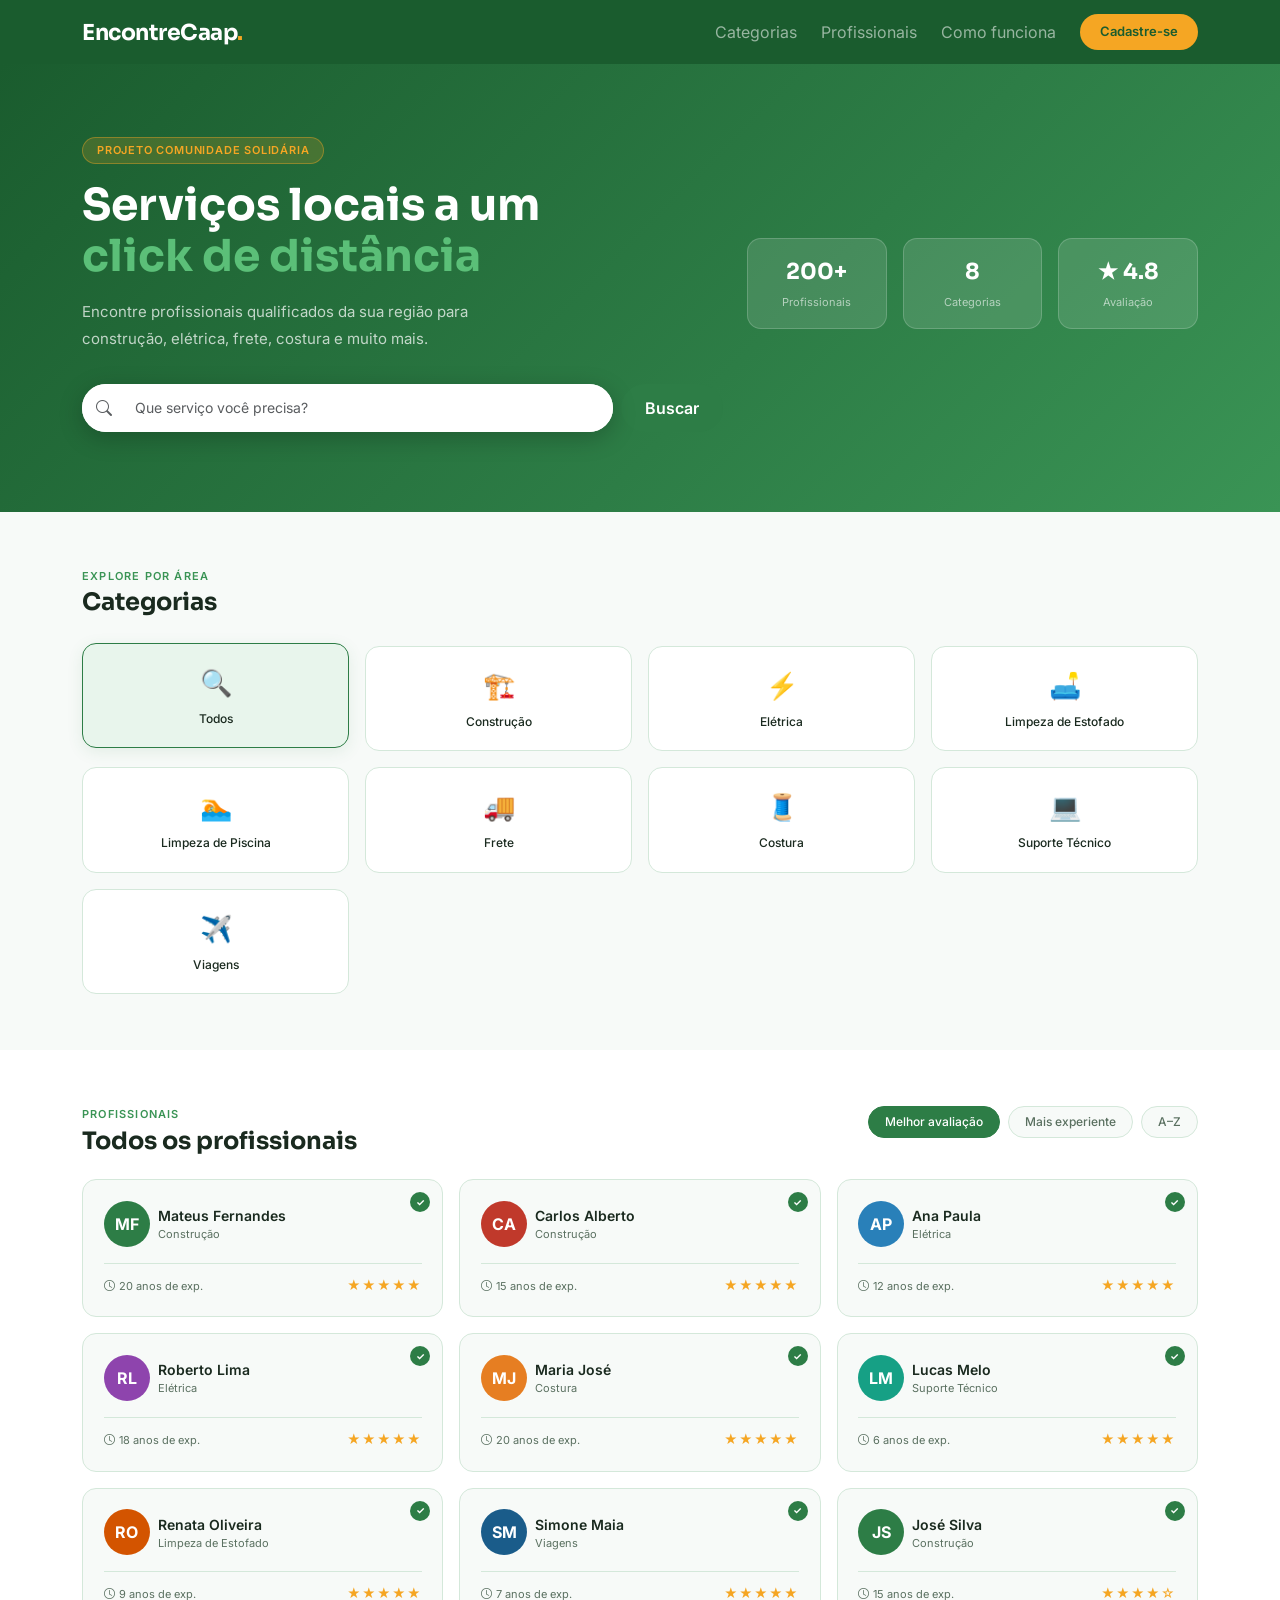
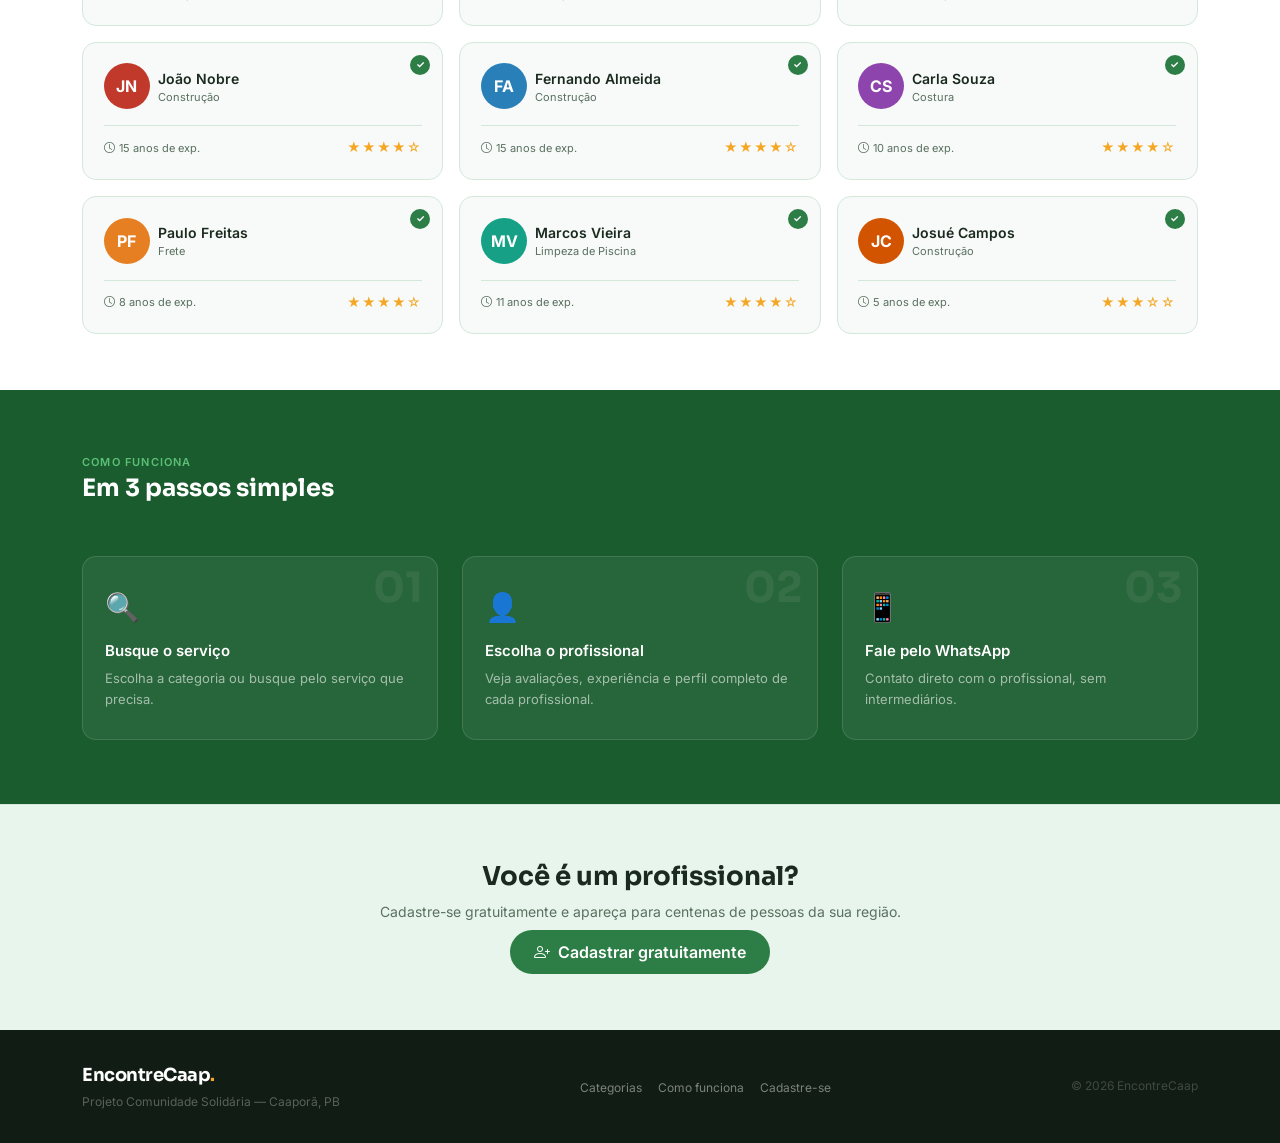
<file: index.html>
<!DOCTYPE html>
<html lang="pt-BR">
<head>
  <meta charset="UTF-8" />
  <meta name="viewport" content="width=device-width, initial-scale=1.0" />
  <meta name="description" content="EncontreCaap — Serviços locais a um click de distância. Encontre profissionais qualificados da sua região." />
  <title>EncontreCaap — Catálogo de Serviços</title>

  <!-- Bootstrap 5 -->
  <link href="https://cdn.jsdelivr.net/npm/bootstrap@5.3.3/dist/css/bootstrap.min.css" rel="stylesheet" />
  <!-- Bootstrap Icons -->
  <link href="https://cdn.jsdelivr.net/npm/bootstrap-icons@1.11.3/font/bootstrap-icons.css" rel="stylesheet" />
  <!-- Google Fonts -->
  <link href="https://fonts.googleapis.com/css2?family=Sora:wght@600;700&family=Inter:wght@400;500;600&display=swap" rel="stylesheet" />
  <!-- Estilos próprios -->
  <link rel="stylesheet" href="css/style.css" />
</head>
<body>

  <!-- ═══════════════════════════
       CABEÇALHO / NAVEGAÇÃO
  ════════════════════════════ -->
  <header>
    <nav class="navbar navbar-expand-lg navbar-dark ec-navbar" aria-label="Navegação principal">
      <div class="container">

        <!-- Logo -->
        <a class="navbar-brand ec-logo" href="index.html">
          EncontreCaap<span class="ec-dot">.</span>
        </a>

        <!-- Botão mobile -->
        <button class="navbar-toggler border-0" type="button"
                data-bs-toggle="collapse" data-bs-target="#navMenu"
                aria-controls="navMenu" aria-expanded="false"
                aria-label="Abrir menu">
          <span class="navbar-toggler-icon"></span>
        </button>

        <!-- Links -->
        <div class="collapse navbar-collapse" id="navMenu">
          <ul class="navbar-nav ms-auto align-items-lg-center gap-lg-2">
            <li class="nav-item">
              <a class="nav-link" href="#categorias">Categorias</a>
            </li>
            <li class="nav-item">
              <a class="nav-link" href="#profissionais">Profissionais</a>
            </li>
            <li class="nav-item">
              <a class="nav-link" href="#como-funciona">Como funciona</a>
            </li>
            <li class="nav-item ms-lg-2">
              <a class="btn ec-btn-gold" href="pages/cadastro.html">Cadastre-se</a>
            </li>
          </ul>
        </div>

      </div>
    </nav>
  </header>

  <main>

    <!-- ═══════════════════════════
         HERO
    ════════════════════════════ -->
    <section class="ec-hero" aria-label="Apresentação">
      <div class="container">
        <div class="row align-items-center g-4">

          <div class="col-lg-7">
            <span class="ec-badge-gold mb-3 d-inline-block">Projeto Comunidade Solidária</span>
            <h1 class="ec-hero-title">
              Serviços locais a um<br>
              <em class="ec-em">click de distância</em>
            </h1>
            <p class="ec-hero-desc">
              Encontre profissionais qualificados da sua região para construção,
              elétrica, frete, costura e muito mais.
            </p>

            <!-- Busca -->
            <div class="ec-search d-flex gap-2" role="search">
              <label for="searchInput" class="visually-hidden">Buscar serviço</label>
              <div class="input-group">
                <span class="input-group-text bg-white border-0">
                  <i class="bi bi-search text-muted"></i>
                </span>
                <input type="search" id="searchInput" class="form-control border-0 shadow-none"
                       placeholder="Que serviço você precisa?"
                       aria-label="Buscar serviço" />
              </div>
              <button class="btn ec-btn-green flex-shrink-0" onclick="buscar()">
                Buscar
              </button>
            </div>
          </div>

          <!-- Estatísticas -->
          <div class="col-lg-5">
            <div class="row g-3 text-center">
              <div class="col-4">
                <div class="ec-stat-card">
                  <strong>200+</strong>
                  <span>Profissionais</span>
                </div>
              </div>
              <div class="col-4">
                <div class="ec-stat-card">
                  <strong>8</strong>
                  <span>Categorias</span>
                </div>
              </div>
              <div class="col-4">
                <div class="ec-stat-card">
                  <strong>★ 4.8</strong>
                  <span>Avaliação</span>
                </div>
              </div>
            </div>
          </div>

        </div>
      </div>
    </section>

    <!-- ═══════════════════════════
         CATEGORIAS
    ════════════════════════════ -->
    <section class="ec-section" id="categorias" aria-labelledby="tit-categorias">
      <div class="container">
        <p class="ec-label">Explore por área</p>
        <h2 class="ec-section-title" id="tit-categorias">Categorias</h2>

        <div class="row row-cols-2 row-cols-sm-3 row-cols-md-4 row-cols-lg-8 g-3" id="catGrid">
          <!-- preenchido pelo JS -->
        </div>
      </div>
    </section>

    <!-- ═══════════════════════════
         PROFISSIONAIS
    ════════════════════════════ -->
    <section class="ec-section ec-section--white" id="profissionais" aria-labelledby="tit-pros">
      <div class="container">

        <div class="d-flex flex-wrap justify-content-between align-items-start gap-3 mb-4">
          <div>
            <p class="ec-label">Profissionais</p>
            <h2 class="ec-section-title mb-0" id="tit-pros">Todos os profissionais</h2>
          </div>
          <!-- Filtros de ordenação -->
          <div class="d-flex gap-2 flex-wrap" role="group" aria-label="Ordenar por">
            <button class="btn ec-filter-btn active" onclick="ordenar('rating', this)">Melhor avaliação</button>
            <button class="btn ec-filter-btn" onclick="ordenar('anos', this)">Mais experiente</button>
            <button class="btn ec-filter-btn" onclick="ordenar('nome', this)">A–Z</button>
          </div>
        </div>

        <div class="row row-cols-1 row-cols-sm-2 row-cols-lg-3 g-3" id="prosGrid">
          <!-- preenchido pelo JS -->
        </div>

      </div>
    </section>

    <!-- ═══════════════════════════
         COMO FUNCIONA
    ════════════════════════════ -->
    <section class="ec-how" id="como-funciona" aria-labelledby="tit-como">
      <div class="container">
        <p class="ec-label ec-label--light">Como funciona</p>
        <h2 class="ec-section-title ec-section-title--light" id="tit-como">Em 3 passos simples</h2>

        <div class="row row-cols-1 row-cols-md-3 g-4 mt-1">
          <div class="col">
            <article class="ec-step-card">
              <div class="ec-step-num">01</div>
              <span class="ec-step-icon">🔍</span>
              <h3>Busque o serviço</h3>
              <p>Escolha a categoria ou busque pelo serviço que precisa.</p>
            </article>
          </div>
          <div class="col">
            <article class="ec-step-card">
              <div class="ec-step-num">02</div>
              <span class="ec-step-icon">👤</span>
              <h3>Escolha o profissional</h3>
              <p>Veja avaliações, experiência e perfil completo de cada profissional.</p>
            </article>
          </div>
          <div class="col">
            <article class="ec-step-card">
              <div class="ec-step-num">03</div>
              <span class="ec-step-icon">📱</span>
              <h3>Fale pelo WhatsApp</h3>
              <p>Contato direto com o profissional, sem intermediários.</p>
            </article>
          </div>
        </div>
      </div>
    </section>

    <!-- ═══════════════════════════
         CTA — Seja um prestador
    ════════════════════════════ -->
    <section class="ec-cta" aria-labelledby="tit-cta">
      <div class="container text-center">
        <h2 id="tit-cta">Você é um profissional?</h2>
        <p>Cadastre-se gratuitamente e apareça para centenas de pessoas da sua região.</p>
        <a href="pages/cadastro.html" class="btn ec-btn-green mt-2">
          <i class="bi bi-person-plus me-2"></i>Cadastrar gratuitamente
        </a>
      </div>
    </section>

  </main>

  <!-- ═══════════════════════════
       RODAPÉ
  ════════════════════════════ -->
  <footer class="ec-footer" aria-label="Rodapé">
    <div class="container d-flex flex-wrap justify-content-between align-items-center gap-3">
      <div>
        <a href="index.html" class="ec-logo">EncontreCaap<span class="ec-dot">.</span></a>
        <p class="ec-footer-sub mt-1 mb-0">Projeto Comunidade Solidária — Caaporã, PB</p>
      </div>
      <nav aria-label="Links do rodapé">
        <ul class="list-unstyled d-flex gap-3 mb-0">
          <li><a href="#categorias" class="ec-footer-link">Categorias</a></li>
          <li><a href="#como-funciona" class="ec-footer-link">Como funciona</a></li>
          <li><a href="pages/cadastro.html" class="ec-footer-link">Cadastre-se</a></li>
        </ul>
      </nav>
      <small class="ec-footer-copy">© 2026 EncontreCaap</small>
    </div>
  </footer>

  <!-- Bootstrap JS -->
  <script src="https://cdn.jsdelivr.net/npm/bootstrap@5.3.3/dist/js/bootstrap.bundle.min.js"></script>
  <script src="js/dados.js"></script>
  <script src="js/main.js"></script>
</body>
</html>
</file>
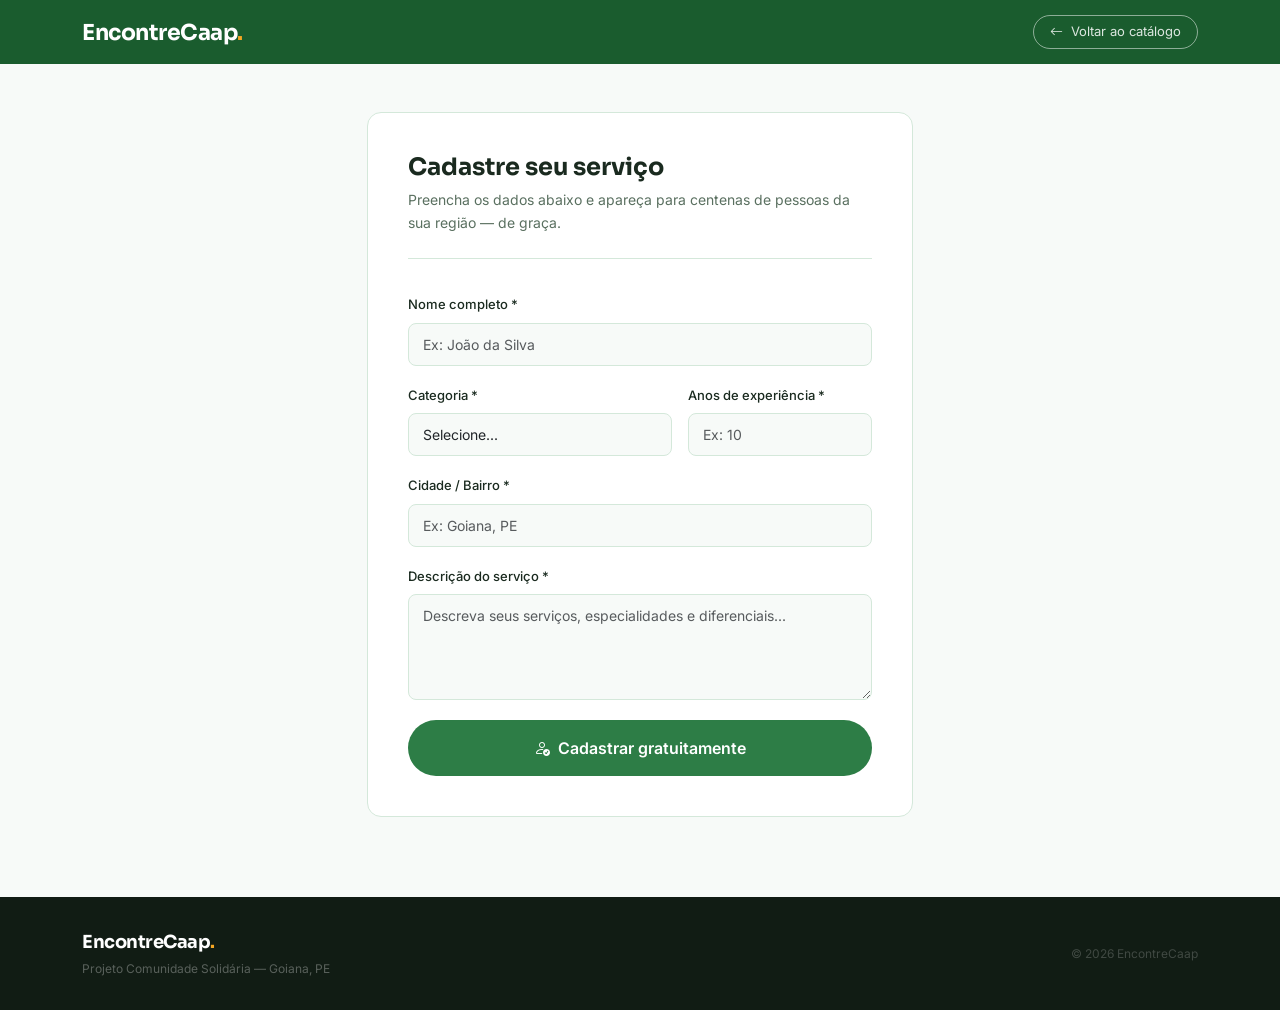
<file: pages/cadastro.html>
<!DOCTYPE html>
<html lang="pt-BR">
<head>
  <meta charset="UTF-8" />
  <meta name="viewport" content="width=device-width, initial-scale=1.0" />
  <meta name="description" content="Cadastre seu serviço gratuitamente no EncontreCaap." />
  <title>Cadastro — EncontreCaap</title>

  <link href="https://cdn.jsdelivr.net/npm/bootstrap@5.3.3/dist/css/bootstrap.min.css" rel="stylesheet" />
  <link href="https://cdn.jsdelivr.net/npm/bootstrap-icons@1.11.3/font/bootstrap-icons.css" rel="stylesheet" />
  <link href="https://fonts.googleapis.com/css2?family=Sora:wght@600;700&family=Inter:wght@400;500;600&display=swap" rel="stylesheet" />
  <link rel="stylesheet" href="../css/style.css" />
  <link rel="stylesheet" href="../css/cadastro.css" />
</head>
<body>

  <header>
    <nav class="navbar navbar-expand-lg navbar-dark ec-navbar" aria-label="Navegação principal">
      <div class="container">
        <a class="navbar-brand ec-logo" href="../index.html">
          EncontreCaap<span class="ec-dot">.</span>
        </a>
        <a href="../index.html" class="btn ec-btn-outline-white ms-auto">
          <i class="bi bi-arrow-left me-1"></i> Voltar ao catálogo
        </a>
      </div>
    </nav>
  </header>

  <main class="ec-cadastro-wrapper">
    <div class="container">
      <div class="row justify-content-center">
        <div class="col-12 col-md-8 col-lg-6">

          <div class="ec-cadastro-card">
            <div class="ec-cadastro-header">
              <h1>Cadastre seu serviço</h1>
              <p>Preencha os dados abaixo e apareça para centenas de pessoas da sua região — de graça.</p>
            </div>

            <!-- Alerta de feedback -->
            <div id="alerta" class="alert d-none" role="alert" aria-live="polite"></div>

            <!-- Formulário semântico -->
            <form id="formCadastro" novalidate>

              <!-- Nome -->
              <div class="mb-3">
                <label for="nome" class="form-label">Nome completo <span aria-hidden="true">*</span></label>
                <input type="text" class="form-control" id="nome"
                       placeholder="Ex: João da Silva"
                       required autocomplete="name" />
                <div class="invalid-feedback">Por favor, informe seu nome completo.</div>
              </div>

              <!-- Categoria + Anos -->
              <div class="row g-3 mb-3">
                <div class="col-7">
                  <label for="categoria" class="form-label">Categoria <span aria-hidden="true">*</span></label>
                  <select class="form-select" id="categoria" required>
                    <option value="">Selecione...</option>
                    <option>Construção</option>
                    <option>Elétrica</option>
                    <option>Limpeza de Estofado</option>
                    <option>Limpeza de Piscina</option>
                    <option>Frete</option>
                    <option>Costura</option>
                    <option>Suporte Técnico</option>
                    <option>Viagens</option>
                  </select>
                  <div class="invalid-feedback">Selecione uma categoria.</div>
                </div>
                <div class="col-5">
                  <label for="anos" class="form-label">Anos de experiência <span aria-hidden="true">*</span></label>
                  <input type="number" class="form-control" id="anos"
                         min="0" max="60" placeholder="Ex: 10" required />
                  <div class="invalid-feedback">Informe os anos.</div>
                </div>
              </div>

              <!-- Cidade -->
              <div class="mb-3">
                <label for="cidade" class="form-label">Cidade / Bairro <span aria-hidden="true">*</span></label>
                <input type="text" class="form-control" id="cidade"
                       placeholder="Ex: Goiana, PE" required />
                <div class="invalid-feedback">Informe sua cidade.</div>
              </div>

              <!-- Descrição -->
              <div class="mb-3">
                <label for="bio" class="form-label">Descrição do serviço <span aria-hidden="true">*</span></label>
                <textarea class="form-control" id="bio" rows="4"
                          placeholder="Descreva seus serviços, especialidades e diferenciais..."
                          required minlength="30"></textarea>
                <div class="invalid-feedback">Escreva pelo menos 30 caracteres.</div>
              </div>

              <!-- Botão -->
              <button type="submit" class="btn ec-btn-green w-100 py-3 mt-1" id="btnSubmit">
                <i class="bi bi-person-check me-2"></i>Cadastrar gratuitamente
              </button>

            </form>
          </div>

        </div>
      </div>
    </div>
  </main>

  <footer class="ec-footer" aria-label="Rodapé">
    <div class="container d-flex flex-wrap justify-content-between align-items-center gap-3">
      <div>
        <a href="../index.html" class="ec-logo">EncontreCaap<span class="ec-dot">.</span></a>
        <p class="ec-footer-sub mt-1 mb-0">Projeto Comunidade Solidária — Goiana, PE</p>
      </div>
      <small class="ec-footer-copy">© 2026 EncontreCaap</small>
    </div>
  </footer>

  <script src="https://cdn.jsdelivr.net/npm/bootstrap@5.3.3/dist/js/bootstrap.bundle.min.js"></script>
  <script src="../js/dados.js"></script>
  <script src="../js/cadastro.js"></script>
</body>
</html>
</file>
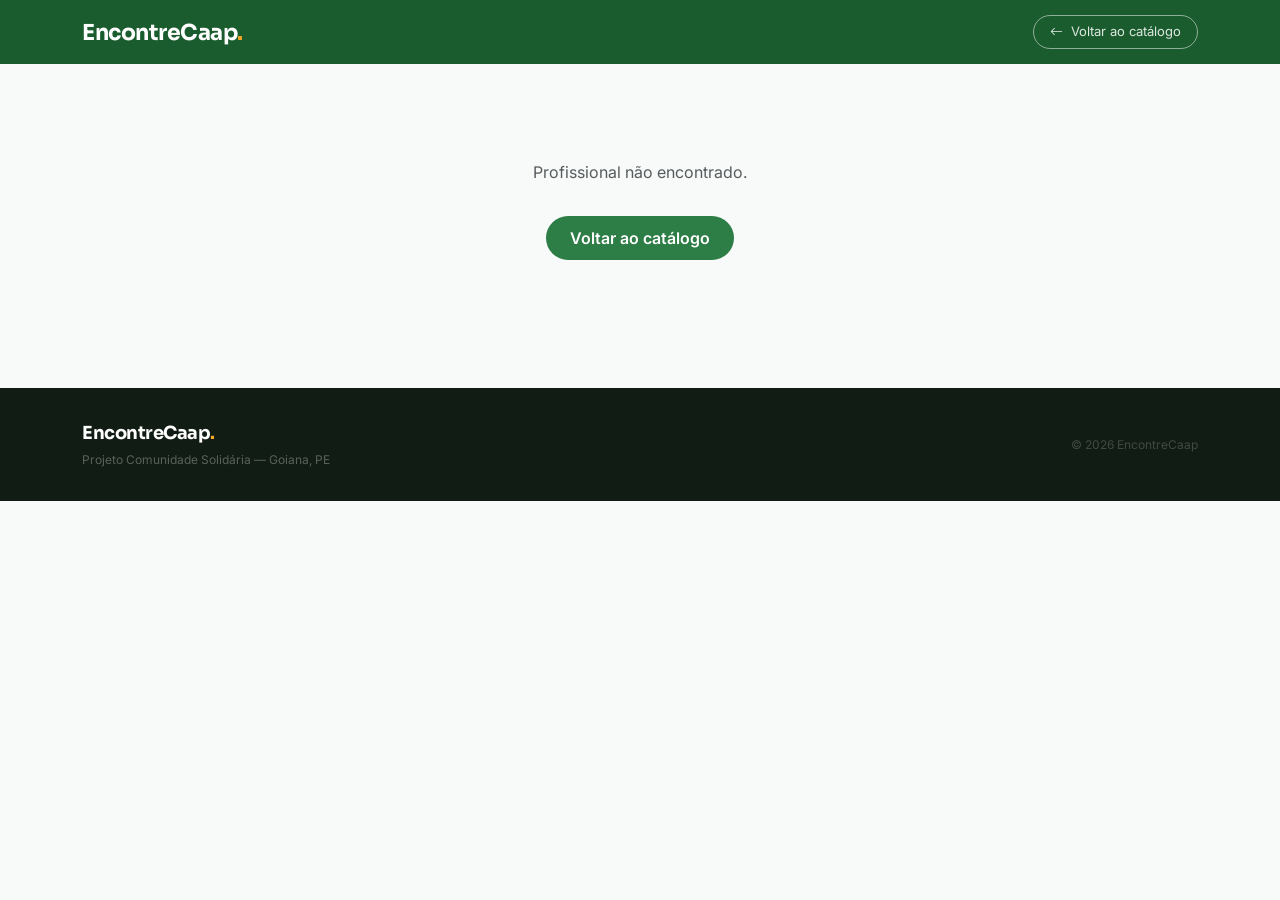
<file: pages/perfil.html>
<!DOCTYPE html>
<html lang="pt-BR">
<head>
  <meta charset="UTF-8" />
  <meta name="viewport" content="width=device-width, initial-scale=1.0" />
  <meta name="description" content="Perfil do profissional — EncontreCaap" />
  <title>Perfil — EncontreCaap</title>

  <link href="https://cdn.jsdelivr.net/npm/bootstrap@5.3.3/dist/css/bootstrap.min.css" rel="stylesheet" />
  <link href="https://cdn.jsdelivr.net/npm/bootstrap-icons@1.11.3/font/bootstrap-icons.css" rel="stylesheet" />
  <link href="https://fonts.googleapis.com/css2?family=Sora:wght@600;700&family=Inter:wght@400;500;600&display=swap" rel="stylesheet" />
  <link rel="stylesheet" href="../css/style.css" />
  <link rel="stylesheet" href="../css/perfil.css" />
</head>
<body>

  <header>
    <nav class="navbar navbar-expand-lg navbar-dark ec-navbar" aria-label="Navegação principal">
      <div class="container">
        <a class="navbar-brand ec-logo" href="../index.html">
          EncontreCaap<span class="ec-dot">.</span>
        </a>
        <a href="../index.html" class="btn ec-btn-outline-white ms-auto">
          <i class="bi bi-arrow-left me-1"></i> Voltar ao catálogo
        </a>
      </div>
    </nav>
  </header>

  <main class="ec-perfil-wrapper">
    <div class="container" id="perfilContainer">
      <!-- preenchido pelo JS -->
      <div class="text-center py-5 text-muted">
        <div class="spinner-border ec-spinner mb-3" role="status">
          <span class="visually-hidden">Carregando...</span>
        </div>
        <p>Carregando perfil...</p>
      </div>
    </div>
  </main>

  <footer class="ec-footer" aria-label="Rodapé">
    <div class="container d-flex flex-wrap justify-content-between align-items-center gap-3">
      <div>
        <a href="../index.html" class="ec-logo">EncontreCaap<span class="ec-dot">.</span></a>
        <p class="ec-footer-sub mt-1 mb-0">Projeto Comunidade Solidária — Goiana, PE</p>
      </div>
      <small class="ec-footer-copy">© 2026 EncontreCaap</small>
    </div>
  </footer>

  <script src="https://cdn.jsdelivr.net/npm/bootstrap@5.3.3/dist/js/bootstrap.bundle.min.js"></script>
  <script src="../js/dados.js"></script>
  <script src="../js/perfil.js"></script>
</body>
</html>
</file>
<file: css/cadastro.css>
/* ════════════════════════════════
   cadastro.css — Página de Cadastro
   ════════════════════════════════ */

.ec-cadastro-wrapper { padding: 3rem 0 5rem; }

.ec-cadastro-card {
  background: var(--ec-white);
  border: 0.5px solid var(--ec-border);
  border-radius: var(--ec-radius);
  padding: 2.5rem;
}

.ec-cadastro-header {
  padding-bottom: 1.5rem;
  border-bottom: 0.5px solid var(--ec-border);
  margin-bottom: 2rem;
}
.ec-cadastro-header h1 {
  font-family: 'Sora', sans-serif;
  font-size: 24px;
  font-weight: 700;
  color: var(--ec-text);
  margin-bottom: .4rem;
}
.ec-cadastro-header p {
  font-size: 14px;
  color: var(--ec-muted);
  line-height: 1.65;
  margin: 0;
}

/* Campos */
.form-control, .form-select {
  border-color: var(--ec-border);
  background: var(--ec-bg);
  font-size: 14px;
  border-radius: var(--ec-radius-sm, 8px);
  padding: 10px 14px;
}
.form-control:focus, .form-select:focus {
  border-color: var(--ec-green-main);
  box-shadow: 0 0 0 3px rgba(45,125,70,.12);
  background: var(--ec-white);
}
.form-label { font-size: 13px; font-weight: 500; }
.form-text  { font-size: 11px; }

/* Sucesso no submit */
.alert-success-ec {
  background: var(--ec-green-light);
  border: 0.5px solid #b8dfc4;
  color: var(--ec-green-dark);
  border-radius: var(--ec-radius);
}

@media (max-width: 576px) {
  .ec-cadastro-card { padding: 1.5rem; }
}
</file>
<file: css/perfil.css>
/* ════════════════════════════════
   perfil.css — Página de Perfil
   ════════════════════════════════ */

.ec-perfil-wrapper { padding: 3rem 0 5rem; }

/* Hero do perfil */
.ec-perfil-hero {
  background: linear-gradient(135deg, var(--ec-green-dark), var(--ec-green-main));
  border-radius: var(--ec-radius);
  padding: 2.5rem;
  color: var(--ec-white);
  position: relative;
  overflow: hidden;
  margin-bottom: 1.5rem;
}
.ec-perfil-hero::after {
  content: '';
  position: absolute;
  right: -50px; top: -50px;
  width: 220px; height: 220px;
  background: rgba(255,255,255,.04);
  border-radius: 50%;
  pointer-events: none;
}

.ec-perfil-avatar {
  width: 100px;
  height: 100px;
  border-radius: 50%;
  border: 3px solid rgba(255,255,255,.25);
  display: flex;
  align-items: center;
  justify-content: center;
  font-size: 36px;
  font-weight: 700;
  color: var(--ec-white);
  flex-shrink: 0;
  overflow: hidden;
}
.ec-perfil-avatar img { width: 100%; height: 100%; object-fit: cover; }

.ec-perfil-categoria {
  display: inline-block;
  background: rgba(245,166,35,.2);
  border: 1px solid rgba(245,166,35,.4);
  color: var(--ec-gold);
  font-size: 11px;
  font-weight: 600;
  padding: 3px 12px;
  border-radius: 20px;
  text-transform: uppercase;
  letter-spacing: .8px;
  margin-bottom: 8px;
}

.ec-perfil-nome {
  font-family: 'Sora', sans-serif;
  font-size: clamp(22px, 4vw, 30px);
  font-weight: 700;
  margin-bottom: 4px;
}

.ec-perfil-cidade { font-size: 13px; color: rgba(255,255,255,.6); }
.ec-perfil-stars  { font-size: 20px; color: var(--ec-gold); letter-spacing: 2px; }

/* Cards de info */
.ec-info-card {
  background: var(--ec-white);
  border: 0.5px solid var(--ec-border);
  border-radius: var(--ec-radius);
  padding: 1.2rem;
  text-align: center;
  height: 100%;
}
.ec-info-card strong {
  display: block;
  font-family: 'Sora', sans-serif;
  font-size: 28px;
  font-weight: 700;
  color: var(--ec-green-main);
  margin-bottom: 4px;
}
.ec-info-card span { font-size: 12px; color: var(--ec-muted); }

/* Bio */
.ec-bio-card {
  background: var(--ec-white);
  border: 0.5px solid var(--ec-border);
  border-radius: var(--ec-radius);
  padding: 1.8rem;
  margin-bottom: 1.5rem;
}
.ec-bio-card h2 {
  font-family: 'Sora', sans-serif;
  font-size: 16px;
  font-weight: 600;
  margin-bottom: .8rem;
}
.ec-bio-card p {
  font-size: 14px;
  line-height: 1.75;
  color: var(--ec-muted);
  margin: 0;
}

.ec-aviso {
  font-size: 12px;
  color: var(--ec-muted);
  text-align: center;
}

@media (max-width: 576px) {
  .ec-perfil-hero { padding: 1.8rem; }
  .ec-perfil-hero .d-flex { flex-direction: column; align-items: center; text-align: center; }
}
</file>
<file: css/style.css>
/* ════════════════════════════════════════
   style.css — EncontreCaap
   Estilos customizados sobre o Bootstrap 5
   ════════════════════════════════════════ */

/* ── VARIÁVEIS ─────────────────────────── */
:root {
  --ec-green-dark:   #1a5c2e;
  --ec-green-main:   #2d7d46;
  --ec-green-mid:    #3a9455;
  --ec-green-light:  #e8f5ec;
  --ec-gold:         #f5a623;
  --ec-text:         #1a2a1f;
  --ec-muted:        #5a7060;
  --ec-bg:           #f7faf8;
  --ec-white:        #ffffff;
  --ec-border:       #d4e8da;
  --ec-radius:       14px;
  --ec-shadow:       0 4px 16px rgba(45,125,70,.10);
}

/* ── BASE ───────────────────────────────── */
body {
  font-family: 'Inter', sans-serif;
  background: var(--ec-bg);
  color: var(--ec-text);
}

/* ── NAVBAR ─────────────────────────────── */
.ec-navbar {
  background: var(--ec-green-dark);
  min-height: 64px;
}

.ec-logo {
  font-family: 'Sora', sans-serif;
  font-size: 22px;
  font-weight: 700;
  color: var(--ec-white) !important;
  text-decoration: none;
  letter-spacing: -0.5px;
}
.ec-dot { color: var(--ec-gold); }

/* ── BOTÕES ─────────────────────────────── */
.ec-btn-gold {
  background: var(--ec-gold);
  color: var(--ec-green-dark);
  font-weight: 600;
  font-size: 13px;
  border-radius: 50px;
  padding: 8px 20px;
  border: none;
  transition: opacity .2s;
}
.ec-btn-gold:hover { opacity: .88; color: var(--ec-green-dark); }

.ec-btn-green {
  background: var(--ec-green-main);
  color: var(--ec-white);
  font-weight: 600;
  border-radius: 50px;
  padding: 10px 24px;
  border: none;
  transition: background .2s, transform .15s;
}
.ec-btn-green:hover {
  background: var(--ec-green-dark);
  color: var(--ec-white);
  transform: translateY(-2px);
}

.ec-btn-outline-white {
  border: 1.5px solid rgba(255,255,255,.5);
  color: rgba(255,255,255,.85);
  border-radius: 50px;
  font-size: 13px;
  padding: 6px 16px;
  transition: all .2s;
}
.ec-btn-outline-white:hover {
  border-color: var(--ec-white);
  color: var(--ec-white);
  background: rgba(255,255,255,.08);
}

/* ── HERO ───────────────────────────────── */
.ec-hero {
  background: linear-gradient(135deg, var(--ec-green-dark) 0%, var(--ec-green-main) 60%, var(--ec-green-mid) 100%);
  padding: 4.5rem 0 5rem;
}

.ec-badge-gold {
  background: rgba(245,166,35,.18);
  border: 1px solid rgba(245,166,35,.4);
  color: var(--ec-gold);
  font-size: 11px;
  font-weight: 600;
  padding: 4px 14px;
  border-radius: 20px;
  letter-spacing: .8px;
  text-transform: uppercase;
}

.ec-hero-title {
  font-family: 'Sora', sans-serif;
  font-size: clamp(28px, 5vw, 44px);
  font-weight: 700;
  color: var(--ec-white);
  line-height: 1.18;
  margin-bottom: 1rem;
}
.ec-em { font-style: normal; color: #5bbf78; }

.ec-hero-desc {
  font-size: 15px;
  color: rgba(255,255,255,.72);
  line-height: 1.75;
  margin-bottom: 2rem;
  max-width: 460px;
}

/* Search */
.ec-search .input-group {
  background: var(--ec-white);
  border-radius: 50px;
  overflow: hidden;
  box-shadow: 0 6px 24px rgba(0,0,0,.22);
}
.ec-search .form-control {
  height: 48px;
  font-size: 14px;
}
.ec-search .input-group-text {
  border: none;
  padding-left: 14px;
}

/* Stats */
.ec-stat-card {
  background: rgba(255,255,255,.12);
  border: 1px solid rgba(255,255,255,.18);
  border-radius: var(--ec-radius);
  padding: 1rem .5rem;
}
.ec-stat-card strong {
  display: block;
  font-family: 'Sora', sans-serif;
  font-size: 22px;
  font-weight: 700;
  color: var(--ec-white);
}
.ec-stat-card span {
  font-size: 11px;
  color: rgba(255,255,255,.6);
}

/* ── SEÇÕES ─────────────────────────────── */
.ec-section { padding: 3.5rem 0; }
.ec-section--white { background: var(--ec-white); }

.ec-label {
  font-size: 11px;
  font-weight: 600;
  letter-spacing: 1.2px;
  text-transform: uppercase;
  color: var(--ec-green-mid);
  margin-bottom: 4px;
}
.ec-label--light { color: #5bbf78; }

.ec-section-title {
  font-family: 'Sora', sans-serif;
  font-size: 24px;
  font-weight: 700;
  color: var(--ec-text);
  margin-bottom: 1.8rem;
}
.ec-section-title--light { color: var(--ec-white); }

/* ── CATEGORIAS ─────────────────────────── */
.ec-cat-card {
  background: var(--ec-white);
  border: 0.5px solid var(--ec-border);
  border-radius: var(--ec-radius);
  padding: 1.2rem .8rem;
  text-align: center;
  cursor: pointer;
  transition: all .2s;
  user-select: none;
}
.ec-cat-card:hover,
.ec-cat-card.active {
  border-color: var(--ec-green-main);
  background: var(--ec-green-light);
  transform: translateY(-3px);
  box-shadow: var(--ec-shadow);
}
.ec-cat-icon { font-size: 26px; display: block; margin-bottom: 8px; }
.ec-cat-name { font-size: 12px; font-weight: 500; }

/* ── CARD PROFISSIONAL ───────────────────── */
.ec-pro-card {
  border: 0.5px solid var(--ec-border);
  border-radius: var(--ec-radius);
  padding: 1.3rem;
  background: var(--ec-bg);
  text-decoration: none;
  color: inherit;
  display: block;
  position: relative;
  transition: all .22s;
}
.ec-pro-card:hover {
  border-color: var(--ec-green-mid);
  box-shadow: var(--ec-shadow);
  transform: translateY(-3px);
  color: inherit;
}

.ec-pro-avatar {
  width: 46px;
  height: 46px;
  border-radius: 50%;
  display: flex;
  align-items: center;
  justify-content: center;
  font-size: 16px;
  font-weight: 700;
  color: var(--ec-white);
  flex-shrink: 0;
  overflow: hidden;
}
.ec-pro-avatar img { width: 100%; height: 100%; object-fit: cover; }

.ec-pro-name  { font-size: 14px; font-weight: 600; }
.ec-pro-role  { font-size: 11px; color: var(--ec-muted); }
.ec-pro-years { font-size: 11px; color: var(--ec-muted); }
.ec-pro-rating { font-size: 13px; color: var(--ec-gold); letter-spacing: 1px; }

.ec-pro-meta {
  border-top: 0.5px solid var(--ec-border);
  margin-top: 12px;
  padding-top: 12px;
}

.ec-verified {
  position: absolute;
  top: 12px; right: 12px;
  width: 20px; height: 20px;
  background: var(--ec-green-main);
  border-radius: 50%;
  display: flex;
  align-items: center;
  justify-content: center;
  font-size: 10px;
  color: white;
  font-weight: 700;
}

/* Filtros */
.ec-filter-btn {
  border: 0.5px solid var(--ec-border);
  background: var(--ec-bg);
  color: var(--ec-muted);
  font-size: 12px;
  font-weight: 500;
  border-radius: 24px;
  padding: 6px 16px;
  transition: all .18s;
}
.ec-filter-btn.active,
.ec-filter-btn:hover {
  background: var(--ec-green-main);
  color: var(--ec-white);
  border-color: var(--ec-green-main);
}

/* ── COMO FUNCIONA ───────────────────────── */
.ec-how {
  background: var(--ec-green-dark);
  padding: 4rem 0;
}
.ec-step-card {
  background: rgba(255,255,255,.06);
  border: 0.5px solid rgba(255,255,255,.12);
  border-radius: var(--ec-radius);
  padding: 1.8rem 1.4rem;
  position: relative;
  transition: background .2s;
  height: 100%;
}
.ec-step-card:hover { background: rgba(255,255,255,.1); }

.ec-step-num {
  font-family: 'Sora', sans-serif;
  font-size: 42px;
  font-weight: 700;
  color: rgba(255,255,255,.07);
  position: absolute;
  top: 10px; right: 14px;
  line-height: 1;
}
.ec-step-icon { font-size: 28px; display: block; margin-bottom: 14px; }
.ec-step-card h3 { font-size: 15px; font-weight: 600; color: var(--ec-white); margin-bottom: 8px; }
.ec-step-card p  { font-size: 13px; color: rgba(255,255,255,.58); line-height: 1.65; margin: 0; }

/* ── CTA ─────────────────────────────────── */
.ec-cta {
  background: var(--ec-green-light);
  border-top: 0.5px solid var(--ec-border);
  padding: 3.5rem 0;
}
.ec-cta h2 {
  font-family: 'Sora', sans-serif;
  font-size: 26px;
  font-weight: 700;
  color: var(--ec-text);
  margin-bottom: .5rem;
}
.ec-cta p { font-size: 14px; color: var(--ec-muted); margin-bottom: 0; }

/* ── FOOTER ─────────────────────────────── */
.ec-footer {
  background: #111c14;
  padding: 2rem 0;
}
.ec-footer .ec-logo { font-size: 18px; }
.ec-footer-sub { font-size: 12px; color: rgba(255,255,255,.3); }
.ec-footer-link {
  font-size: 12px;
  color: rgba(255,255,255,.45);
  text-decoration: none;
  transition: color .2s;
}
.ec-footer-link:hover { color: rgba(255,255,255,.85); }
.ec-footer-copy { font-size: 12px; color: rgba(255,255,255,.2); }

/* ── SPINNER ─────────────────────────────── */
.ec-spinner { color: var(--ec-green-main); }

/* ── CORES AVATAR ────────────────────────── */
.av-0 { background: #2d7d46; }
.av-1 { background: #c0392b; }
.av-2 { background: #2980b9; }
.av-3 { background: #8e44ad; }
.av-4 { background: #e67e22; }
.av-5 { background: #16a085; }
.av-6 { background: #d35400; }
.av-7 { background: #1a5c8a; }
</file>
